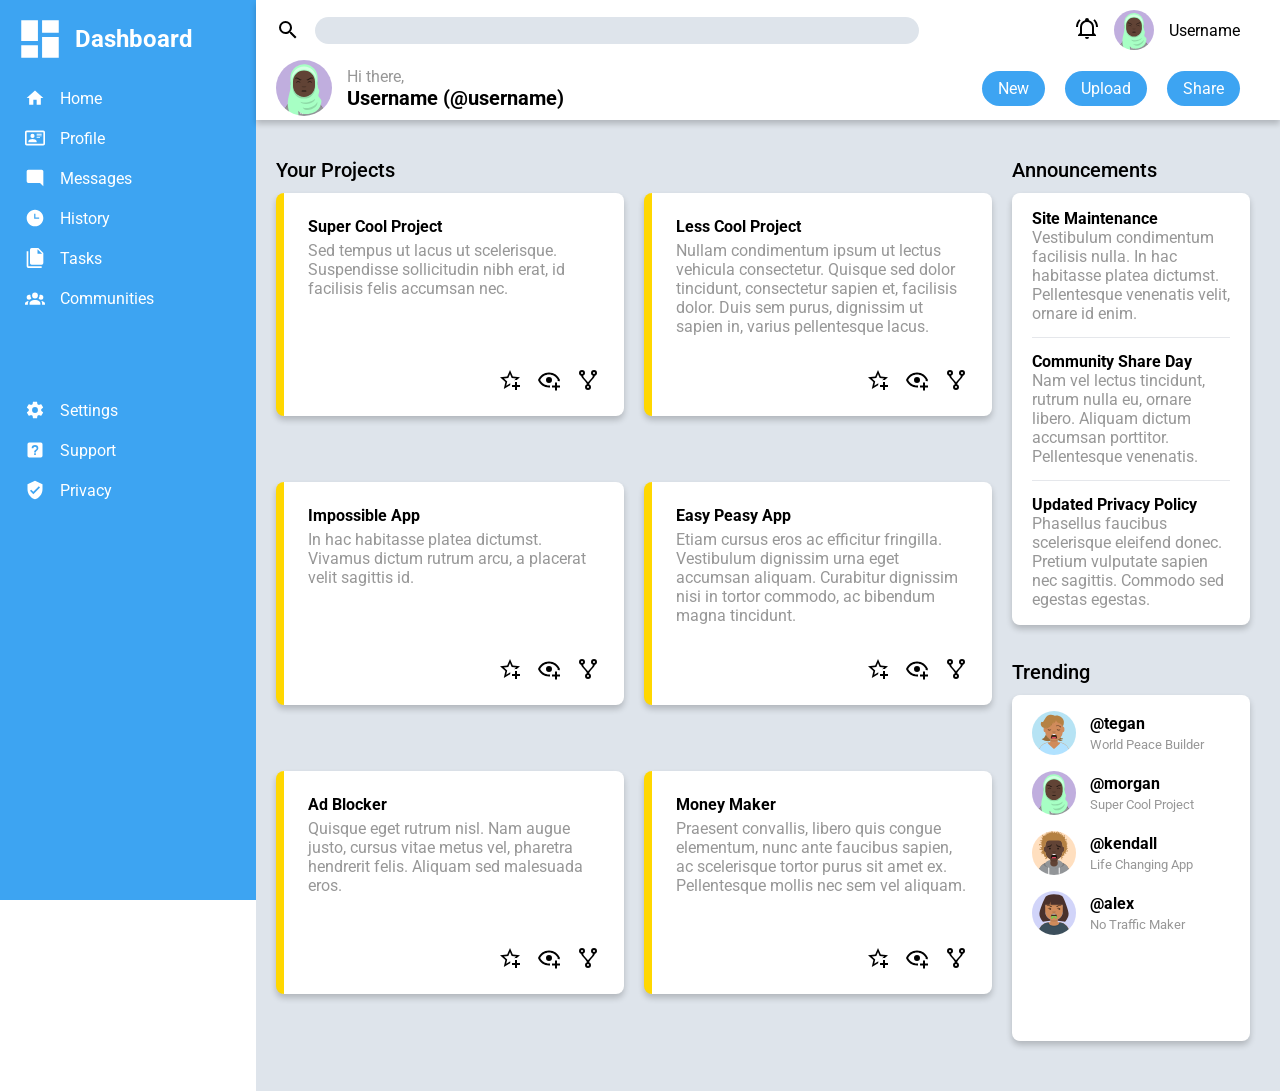
<file: admin_dashboard/index.html>
<!DOCTYPE html>
<html lang="en">
<head>
  <meta charset="UTF-8">
  <meta name="viewport" content="width=device-width, initial-scale=1.0">
  <link rel="preconnect" href="https://fonts.googleapis.com">
  <link rel="preconnect" href="https://fonts.gstatic.com" crossorigin>
  <link href="https://fonts.googleapis.com/css2?family=Roboto:ital,wght@0,400;0,500;0,700;1,400&display=swap" rel="stylesheet">
  <link rel="stylesheet" href="styles.css">
  <title>Admin Dashboard</title>
</head>
<body>
  <section class="sidebar" aria-labelledby="dashboard">
    <a href="home" class="dashboard-header-link">
      <img class="dashboard-logo" src="images/icons/view-dashboard.svg" alt="Dashboard">
      <h2 class="dashboard-header">Dashboard</h2>
    </a>
    <nav class="internal-links">
      <ul class="sidebar-links internal">
        <li><a href="#"><img src="images/icons/home.svg" alt="" class="sidebar-nav-icon"> Home</a></li>
        <li><a href="#"><img src="images/icons/card-account-details-outline.svg" alt="" class="sidebar-nav-icon"> Profile</a></li>
        <li><a href="#"><img src="images/icons/message-reply.svg" alt="" class="sidebar-nav-icon"> Messages</a></li>
        <li><a href="#"><img src="images/icons/clock-time-three.svg" alt="" class="sidebar-nav-icon"> History</a></li>
        <li><a href="#"><img src="images/icons/file-multiple.svg" alt="" class="sidebar-nav-icon"> Tasks</a></li>
        <li><a href="#"><img src="images/icons/account-group.svg" alt="" class="sidebar-nav-icon"> Communities</a></li>
      </ul>
    </nav>
    <nav class="support-links">
      <ul class="sidebar-links support">
        <li><a href="#"><img src="images/icons/cog.svg" alt="" class="sidebar-nav-icon"> Settings</a></li>
        <li><a href="#"><img src="images/icons/help-box.svg" alt="" class="sidebar-nav-icon"> Support</a></li>
        <li><a href="#"><img src="images/icons/shield-check.svg" alt="" class="sidebar-nav-icon"> Privacy</a></li>
      </ul>
    </nav>
  </section>

  <header>
    <div class="header-top">
      <div class="search-bar">
        <button class="search"><img src="images/icons/magnify.svg" alt="search button"></button>
        <input type="text">
      </div>
      <ul class="profile-links">
        <li><button><img src="images/icons/bell-ring-outline.svg" alt="show notifications"></button></li>
        <li><a href="#"><img class="header-profile-avatar" src="images/avatars/morgan.svg" alt=""></a></li>
        <li><a href="#">Username</a></li>
      </ul>
    </div>
    <div class="header-bottom">
      <div class="user-container">
        <img src="images/avatars/morgan.svg" alt="" class="lower-profile-picture">
        <div>
          <p>Hi there,</p>
          <h1>Username (@username)</h1>
        </div>
        
      </div>
      <nav class="action-links-container">
        <ul class="action-links">
          <li><a href="#" class="action-link">New</a></li>
          <li><a href="#" class="action-link">Upload</a></li>
          <li><a href="#" class="action-link">Share</a></li>
        </ul>
      </nav>
    </div>
  </header>

  <main>
    <section class="projects">
      <h2>Your Projects</h2>
      <article class="project">
        <div class="project-container">
          <h3 class="project-header">Super Cool Project</h3>
          <p class="project-body">Sed tempus ut lacus ut scelerisque. Suspendisse sollicitudin nibh erat, id facilisis felis accumsan nec.</p>
        </div>
        <div class="project-actions">
          <img src="images/icons/star-plus-outline.svg" alt="star" class="project-action-icon">
          <img src="images/icons/eye-plus-outline.svg" alt="watch" class="project-action-icon">
          <img src="images/icons/source-fork.svg" alt="share" class="project-action-icon">
        </div>
      </article>
      <article class="project">
        <div class="project-container">
          <h3 class="project-header">Less Cool Project</h3>
          <p class="project-body">Nullam condimentum ipsum ut lectus vehicula consectetur. Quisque sed dolor tincidunt, consectetur sapien et, facilisis dolor. Duis sem purus, dignissim ut sapien in, varius pellentesque lacus.</p>
        </div>
        <div class="project-actions">
          <img src="images/icons/star-plus-outline.svg" alt="star" class="project-action-icon">
          <img src="images/icons/eye-plus-outline.svg" alt="watch" class="project-action-icon">
          <img src="images/icons/source-fork.svg" alt="share" class="project-action-icon">
        </div>
      </article>
      <article class="project">
        <div class="project-container">
          <h3 class="project-header">Impossible App</h3>
          <p class="project-body">In hac habitasse platea dictumst. Vivamus dictum rutrum arcu, a placerat velit sagittis id.</p>
        </div>
        <div class="project-actions">
          <img src="images/icons/star-plus-outline.svg" alt="star" class="project-action-icon">
          <img src="images/icons/eye-plus-outline.svg" alt="watch" class="project-action-icon">
          <img src="images/icons/source-fork.svg" alt="share" class="project-action-icon">
        </div>
      </article>
      <article class="project">
        <div class="project-container">
          <h3 class="project-header">Easy Peasy App</h3>
          <p class="project-body">Etiam cursus eros ac efficitur fringilla. Vestibulum dignissim urna eget accumsan aliquam. Curabitur dignissim nisi in tortor commodo, ac bibendum magna tincidunt.</p>
        </div>
        <div class="project-actions">
          <img src="images/icons/star-plus-outline.svg" alt="star" class="project-action-icon">
          <img src="images/icons/eye-plus-outline.svg" alt="watch" class="project-action-icon">
          <img src="images/icons/source-fork.svg" alt="share" class="project-action-icon">
        </div>
      </article>
      <article class="project">
        <div class="project-container">
          <h3 class="project-header">Ad Blocker</h3>
          <p class="project-body">Quisque eget rutrum nisl. Nam augue justo, cursus vitae metus vel, pharetra hendrerit felis. Aliquam sed malesuada eros.</p>
        </div>
        <div class="project-actions">
          <img src="images/icons/star-plus-outline.svg" alt="star" class="project-action-icon">
          <img src="images/icons/eye-plus-outline.svg" alt="watch" class="project-action-icon">
          <img src="images/icons/source-fork.svg" alt="share" class="project-action-icon">
        </div>
      </article>
      <article class="project">
        <div class="project-container">
          <h3 class="project-header">Money Maker</h3>
          <p class="project-body">Praesent convallis, libero quis congue elementum, nunc ante faucibus sapien, ac scelerisque tortor purus sit amet ex. Pellentesque mollis nec sem vel aliquam.</p>
        </div>
        <div class="project-actions">
          <img src="images/icons/star-plus-outline.svg" alt="star" class="project-action-icon">
          <img src="images/icons/eye-plus-outline.svg" alt="watch" class="project-action-icon">
          <img src="images/icons/source-fork.svg" alt="share" class="project-action-icon">
        </div>
      </article>
    </section>

    <aside class="right-sidebar">
      <h2 class="announcements-header" id="announcements-heading">Announcements</h2>
      <section class="right-sidebar-card" id="announcements" aria-labelledby="announcements-heading">
        <section>
          <h3>Site Maintenance</h3>
          <p>Vestibulum condimentum facilisis nulla. In hac habitasse platea dictumst. Pellentesque venenatis velit, ornare id enim.</p>
        </section>
        <section>
          <h3>Community Share Day</h3>
          <p>Nam vel lectus tincidunt, rutrum nulla eu, ornare libero. Aliquam dictum accumsan porttitor. Pellentesque venenatis.</p>
        </section>
        <section>
          <h3>Updated Privacy Policy</h3>
          <p>Phasellus faucibus scelerisque eleifend donec. Pretium vulputate sapien nec sagittis. Commodo sed egestas egestas.</p>
        </section>
      </section>
      <h2 class="trending-header" id="trending-heading">Trending</h2>
      <section class="right-sidebar-card" id="trending" aria-labelledby="trending-heading">
        <div class="trending-item">
          <img src="images/avatars/tegan.svg" alt="">
          <div class="trending-item-text">
            <h3>@tegan</h3>
            <a href="#">World Peace Builder</a>
          </div>
        </div>
        <div class="trending-item">
          <img src="images/avatars/morgan.svg" alt="">
          <div class="trending-item-text">
            <h3>@morgan</h3>
            <a href="#">Super Cool Project</a>
          </div>
        </div>
        <div class="trending-item">
          <img src="images/avatars/kendall.svg" alt="">
          <div class="trending-item-text">
            <h3>@kendall</h3>
            <a href="#">Life Changing App</a>
          </div>
        </div>
        <div class="trending-item">
          <img src="images/avatars/alex.svg" alt="">
          <div class="trending-item-text">
            <h3>@alex</h3>
            <a href="#">No Traffic Maker</a>
          </div>
        </div>
      </section>
    </aside>
  </main>
</body>
</html>
</file>
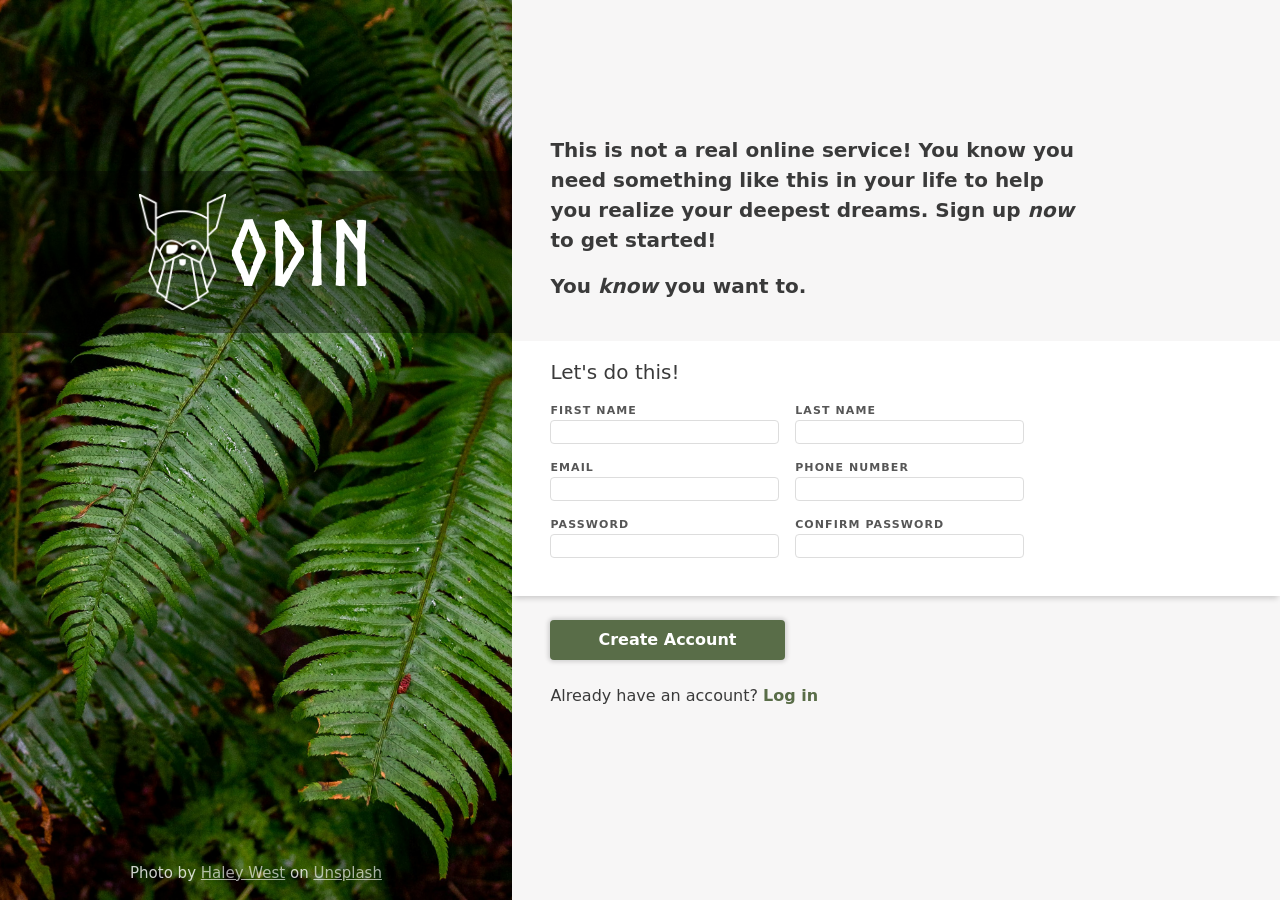
<file: sign_up_form/index.html>
<!DOCTYPE html>
<html lang="en">
<head>
  <meta charset="UTF-8">
  <meta name="viewport" content="width=device-width, initial-scale=1.0">
  <link rel="stylesheet" href="styles.css">
  <title>Sign Up Form</title>
</head>
<body>
  <section class="left" aria-label="odin-logo">
    <div class="logo-container">
      <img src="images/odin-logo.png" alt="Odin Logo" class="logo">
      Odin
    </div> 
    <p class="photo-credit">Photo by <a href="https://unsplash.com/@haliewestphoto">Haley West</a> on <a href="https://unsplash.com/">Unsplash</a></p>
  </section>
  <section class="right">
    <div class="intro-text">
      <p>This is not a real online service! You know you need something like this in your life to help you realize your deepest dreams. Sign up <em>now</em> to get started!</p>
      <p>You <em>know</em> you want to.</p>
    </div>
    <form action="some/place" method="post">
      <h2>Let's do this!</h2>
      <fieldset>
       <div class="inputs" id="first-name">
        <label for="first_name">FIRST NAME</label>
        <input type="text" id="first_name" name="first_name" required>
       </div>
       <div class="inputs" id="last-name">
        <label for="last_name">LAST NAME</label>
        <input type="text" id="last_name" name="last_name" required>
       </div>
       <div class="inputs" id="email">
        <label for="user_email">EMAIL</label>
        <input type="email" id="user_email" name="email" required>
       </div>
       <div class="inputs" id="phone-number">
        <label for="phone_number">PHONE NUMBER</label>
        <input type="tel" id="phone_number" name="phone_number" required>
       </div>
       <div class="inputs" id="password">
        <label for="user_password">PASSWORD</label>
        <input type="password" id="user_password" name="password" minlength="8" maxlength="30" required>
       </div>
       <div class="inputs" id="confirm-password">
        <label for="confirm_user_password">CONFIRM PASSWORD</label>
        <input type="password" id="confirm_user_password" name="confirm_password" minlength="8" maxlength="30" required>
       </div>
      </fieldset>
      <div class="sign-in-links">
        <button class="create-account">Create Account</button>
        <p class="account-exists">Already have an account? <a href="some_link" id="log-in">Log in</a></p>
      </div>
    </form>
  </section>
</body>
</html>
</file>
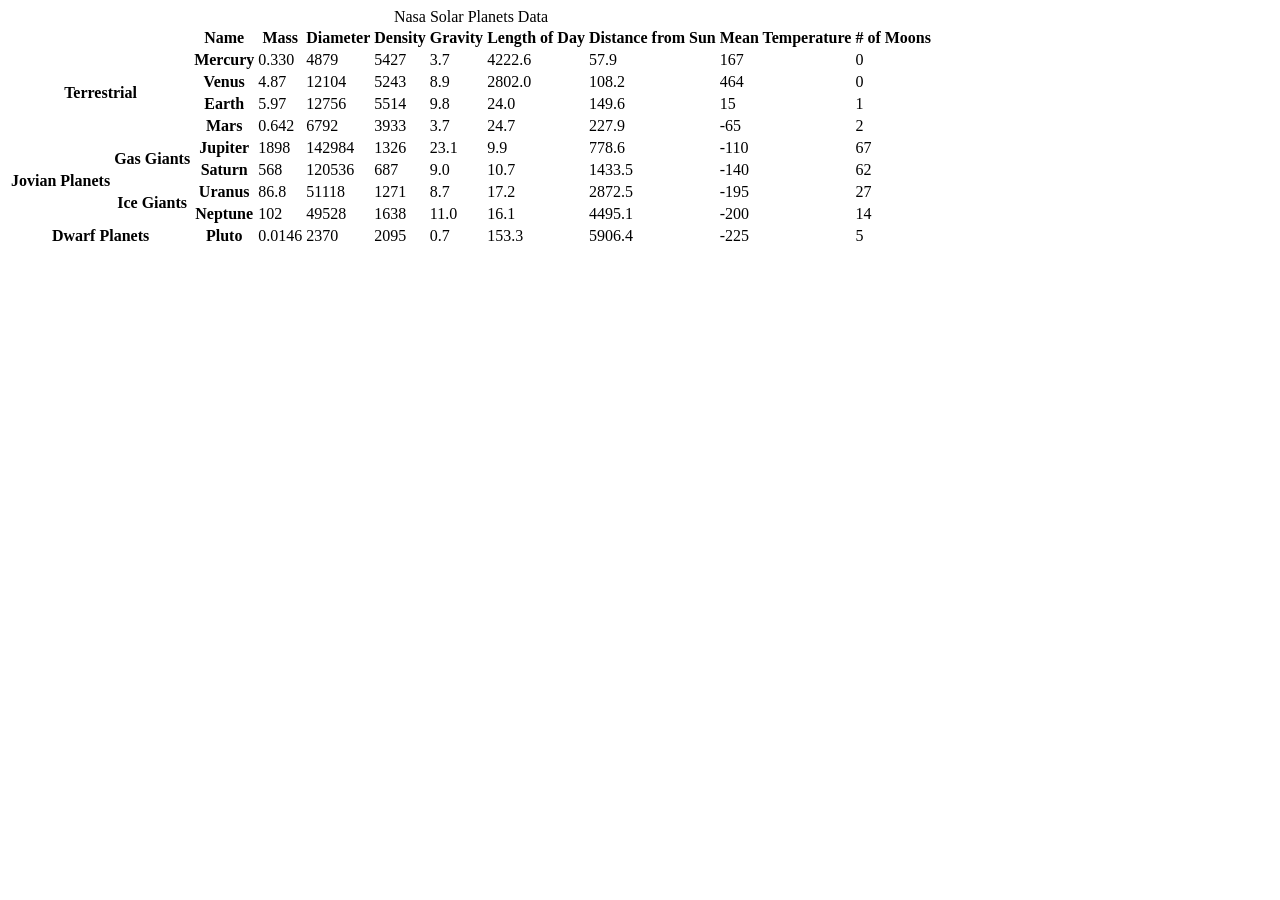
<file: tables_assessment.html>
<!DOCTYPE html>
<html lang="en">
<head>
  <meta charset="UTF-8">
  <meta name="viewport" content="width=device-width, initial-scale=1.0">
  <link rel="stylesheet" href="styles.css">
  <title>Document</title>
</head>
<body>
  <table>
    <caption>Nasa Solar Planets Data</caption>
    <colgroup>
      <col span="2" />
      <col class="column-border" />
    </colgroup>
    <thead>
      <tr>
        <th colspan="2"></th>
        <th scope="col">Name</th>
        <th scope="col">Mass</th>
        <th scope="col">Diameter</th>
        <th scope="col">Density</th>
        <th scope="col">Gravity</th>
        <th scope="col">Length of Day</th>
        <th scope="col">Distance from Sun</th>
        <th scope="col">Mean Temperature</th>
        <th scope="col"># of Moons</th>
      </tr>
    </thead>
    <tbody>
      <tr>
        <th rowspan="4" colspan="2" scope="rowgroup">Terrestrial</th>
        <th scope="row">Mercury</th>
        <td>0.330</td>
        <td>4879</td>
        <td>5427</td>
        <td>3.7</td>
        <td>4222.6</td>
        <td>57.9</td>
        <td>167</td>
        <td class="moons">0</td>
      </tr>
      <tr>
        <th scope="row">Venus</th>
        <td>4.87</td>
        <td>12104</td>
        <td>5243</td>
        <td>8.9</td>
        <td>2802.0</td>
        <td>108.2</td>
        <td>464</td>
        <td class="moons">0</td>
      </tr>
      <tr>
        <th scope="row">Earth</th>
        <td>5.97</td>
        <td>12756</td>
        <td>5514</td>
        <td>9.8</td>
        <td>24.0</td>
        <td>149.6</td>
        <td>15</td>
        <td class="moons">1</td>
      </tr>
      <tr>
        <th scope="row">Mars</th>
        <td>0.642</td>
        <td>6792</td>
        <td>3933</td>
        <td>3.7</td>
        <td>24.7</td>
        <td>227.9</td>
        <td>-65</td>
        <td class="moons">2</td>
      </tr>
      <tr>
        <th rowspan="4" scope="rowgroup">Jovian Planets</th>
        <th rowspan="2" scope="rowgroup">Gas Giants</th>
        <th scope="row">Jupiter</th>
        <td>1898</td>
        <td>142984</td>
        <td>1326</td>
        <td>23.1</td>
        <td>9.9</td>
        <td>778.6</td>
        <td>-110</td>
        <td class="moons">67</td>
      </tr>
      <tr>
        <th scope="row">Saturn</th>
        <td>568</td>
        <td>120536</td>
        <td>687</td>
        <td>9.0</td>
        <td>10.7</td>
        <td>1433.5</td>
        <td>-140</td>
        <td class="moons">62</td>
      </tr>
      <tr>
        <th rowspan="2" scope="rowgroup">Ice Giants</th>
        <th scope="row">Uranus</th>
        <td>86.8</td>
        <td>51118</td>
        <td>1271</td>
        <td>8.7</td>
        <td>17.2</td>
        <td>2872.5</td>
        <td>-195</td>
        <td class="moons">27</td>
      </tr>
      <tr>
        <th scope="row">Neptune</th>
        <td>102</td>
        <td>49528</td>
        <td>1638</td>
        <td>11.0</td>
        <td>16.1</td>
        <td>4495.1</td>
        <td>-200</td>
        <td class="moons">14</td>
      </tr>
      <tr>
        <th colspan="2" scope="row">Dwarf Planets</th>
        <th scope="row">Pluto</th>
        <td>0.0146</td>
        <td>2370</td>
        <td>2095</td>
        <td>0.7</td>
        <td>153.3</td>
        <td>5906.4</td>
        <td>-225</td>
        <td class="moons">5</td>
      </tr>
    </tbody>
    <!-- <tfoot>
      <tr>
        <th colspan="3" scope="row">Total Moons</th>
        <td colspan="7">Sum:</td>
        <td class="moon-total"></td>
      </tr>
    </tfoot> -->
  </table>

  <!-- <script>
    const cells = document.querySelectorAll('.moons');
    let total = 0;
    cells.forEach(cell => total += Number(cell.textContent));
    document.querySelector('.moon-total').textContent = total;
  </script> -->
</body>
</html>
</file>
<file: admin_dashboard/styles.css>
body {
  display: grid;
  grid-template-columns: minmax(230px, 1fr) minmax(0, 4fr);
  grid-template-rows: 120px 1fr;
  font-family: 'Roboto', sans-serif;
  margin: 0;
  min-height: 100vh;
}

ul {
  list-style: none;
  padding: 0;
  margin: 0;
}

a {
  text-decoration: none;
  color: inherit;
}

button {
  background: none;
  border: none;
  padding: 0;
  cursor: pointer;
}

.sidebar {
  display: grid;
  grid-template-rows: 3rem 3fr 5fr;
  background-color: rgb(61, 164, 242);
  grid-row: 1 / 3;
  color: white;
  padding: 15px;
  gap: 15px;
  position: sticky;
  top: 0;
  align-self: start;
  height: 100vh;
  max-height: 100vh;
  box-sizing: border-box;
  overflow-y: auto;
}

.dashboard-header-link {
  display: flex;
  align-items: center;
  gap: 10px;
}

.sidebar img {
  filter: invert(1);
}

.dashboard-logo {
  max-height: 50px;
  margin: 0;
  padding: 0;
}

.sidebar-links {
  min-height: 100%;
}

.sidebar li a {
  display: flex;
  align-items: center;
  padding: 10px 0 10px 10px;
  gap: 15px;
}

.sidebar-nav-icon {
  height: 20px;
}

header {
  box-shadow: 0 4px 6px rgba(0, 0, 0, 0.2);
  background-color: white;
  z-index: 1;
  position: relative;
  display: grid;
  gap: 10px;
  grid-template-rows: 2fr 3fr;
  padding: 10px 40px 10px 20px;
  min-width: 0;
}

.header-top,
.header-bottom {
  display: flex;
  align-items: center;
  justify-content: space-between;
  gap: 15px;
  min-width: 0;
}

.profile-links {
  display: flex;
  align-items: center;
  justify-content: space-between;
  gap: 15px;
  flex-shrink: 0;
}

.search-bar {
  display: flex;
  align-items: center;
  gap: 15px;
  flex: 1;
  min-width: 0;
}

header img {
  width: 24px;
  height: 24px;
  display: block;
}

.header-profile-avatar {
  width: 40px;
  height: 40px;
  border-radius: 50%;
  object-fit: cover;
}

input {
  min-width: 0;
  width: 100%;
  max-width: min(600px, 100%);
  flex: 1;
  min-height: 25px;
  border-radius: 16px;
  background-color: #dee4eb;
  border: none;
  outline: none;
}

.user-container, 
.action-links {
  display: flex;
  align-items: center;
}

.user-container {
  gap: 15px;
}

.lower-profile-picture {
  width: 56px;
  height: 56px;
  min-height: 56px;
  min-width: 56px;
  border-radius: 50%;
  object-fit: cover;
}

p {
 margin: 0;
}

h1 {
  font-size: 20px;
  margin: 0;
}

.action-links {
  gap: 20px;
}

.action-link {
  display: inline-block;
  background-color: rgb(61, 164, 242);
  color: white;
  padding: 0.5rem 1rem;
  border-radius: 20px;
  font-size: 16px;
}

main {
  background-color: #dee4eb;
  display: grid;
  grid-template-columns: minmax(0, 3fr) minmax(0, 1fr);
  padding: 38px 30px 50px 20px;
  gap: 20px;
  min-width: 0;
}

.projects {
  display: grid;
  grid-template-columns: minmax(0, 1fr) minmax(0, 1fr);
  grid-template-rows: auto repeat(3, 5fr);
  gap: 20px;
  min-width: 0;
}

.projects h2 {
  grid-column: 1 / 3;
}

aside h2 {
  grid-column: 1 / -1;
}

.projects h2,
aside h2 {
  font-size: 20px;
  font-weight: 500;
  line-height: 1.25;
  margin: 0;
  margin-bottom: calc(10px - 20px);
}

aside h2.trending-header {
  margin-top: 15px;
}

.project,
.right-sidebar-card {
  background-color: white;
  border-radius: 8px;
  box-shadow: 0 4px 6px rgba(0, 0, 0, 0.2);
}

.right-sidebar-card {
  padding: 16px 20px;
  box-sizing: border-box;
}

#announcements > section:not(:last-child) {
  border-bottom: 1px solid #e5e7eb;
  margin-bottom: 14px;
  padding-bottom: 14px;
}

.trending-item {
  display: flex;
  align-items: center;
  gap: 14px;
}

.trending-item img {
  width: 44px;
  height: 44px;
  border-radius: 50%;
  object-fit: cover;
  flex-shrink: 0;
}

.trending-item-text {
  display: flex;
  flex-direction: column;
  gap: 4px;
  min-width: 0;
}

.trending-item-text a {
  font-size: 13px;
  color: rgb(151, 151, 151);
}

#trending.right-sidebar-card {
  display: flex;
  flex-direction: column;
  gap: 16px;
}

.project {
  border-left: 8px solid gold;
  aspect-ratio: 5 / 3;
  padding: 24px;
  display: flex;
  flex-direction: column;
  justify-content: space-between;
}

.project-container {
  display: grid;
  gap: 5px;
}

h3 {
  font-size: 16px;
  margin: 0;
}

.project-header {
  display: flex;
  align-items: flex-end;
}

p {
  font-size: 16px;
  color: rgb(151, 151, 151);
}

.project-actions {
  display: flex;
  justify-content: right;
  gap: 15px;
}

.project-action-icon {
  height: 24px;
  width: 24px;
}

aside {
  display: grid;
  grid-template-rows: auto 5fr auto 4fr;
  grid-template-columns: minmax(0, 1fr);
  gap: 20px;
  min-width: 0;
}
</file>
<file: sign_up_form/styles.css>
* {
  margin: 0;
  padding: 0;
  box-sizing: border-box;
  color: #3a3a3a;
  font-weight: 600;
}

body {
  font-family: system-ui, "Segoe UI", Roboto, Helvetica, Arial, sans-serif;
  line-height: 1.5;
  display: flex;
  min-height: 100vh;
}

@font-face {
  font-family: norse;
  src: url(fonts/Norsebold.otf);
  font-weight: 700;
}

input, button, textarea, select {
  font: inherit;
}

img {
  display: block;
  max-inline-size: 100%;
}

section {
  min-height: 100vh;
}

.left {
  flex: 2;
  display: flex;
  flex-direction: column;
  align-items: center;
  background-image: url('images/halie-west-25xggax4bSA-unsplash.jpg');
  background-size: cover;
  background-position: 70% center;  
  background-repeat: no-repeat;
}

.logo-container {
  margin-top: 19vh;
  margin-bottom: auto;
  background-color: rgba(0, 0, 0, 0.4);
  font-family: norse;
  font-size: 10vh;
  letter-spacing: 0.1rem;
  color: white;
  min-height: 18vh;
  min-width: 100%;
  display: flex;
  gap: 4px;
  justify-content: center;
  align-items: center;
}

.logo {
  max-height: 13vh;
}

.photo-credit,
.photo-credit a {
  font-size: 15px;
  color: white;
  font-weight: 400;
  opacity: 0.8;
}

.photo-credit {
  padding: 1rem;
}

.right {
  padding-top: 15vh;
  flex: 3;
  background-color: #f7f6f6
}

h2, .intro-text {
  font-size: 20px;
  font-weight: 500;
}

.intro-text {
  margin-right: 15vw;
  padding-left: 3vw;
}

.intro-text :first-child {
  padding-bottom: 1rem;
}

.intro-text :last-child {
  padding-bottom: 2.5rem;
}

h2, fieldset {
  padding-left: 3vw;
  background-color: white;
}

h2 {
  padding-top: 1rem;
  padding-bottom: 1rem;
}

fieldset {
  display: grid;
  grid-template-columns: 1fr 1fr;
  gap: 1rem;
  border: none;
  padding-right: 20vw;
  padding-bottom: 3vw;
  box-shadow: 0 4px 6px -2px rgba(0, 0, 0, 0.2);
}

.inputs {
  display: flex;
  flex-direction: column;
  max-width: 250px;
}

label {
  color: #565656;
  font-size: 11px;
  font-weight: 600;
  letter-spacing: 0.1em;
}

input {
  border: 1px solid #dddddd;
  border-radius: 4px;
  padding-left: 0.5rem;
  color: #585858;
  font-size: 15px;
}

input[type="password"]:user-invalid {
  border-color: #ef4444;
}

input:hover {
  outline: none;
  border: 1px solid blue;
  box-shadow: 0 0 4px 2px rgba(0, 0, 0, 0.15);
}

.sign-in-links {
  padding-left: 3vw;
}

button {
  margin-top: 1.5rem;
  margin-bottom: 1.5rem;
  border: none;
  background-color: #596D48;
  color: white;
  padding: 0.5rem 3rem;
  border-radius: 4px;
  box-shadow: 0 0 4px 2px rgba(0, 0, 0, 0.15);

}


.sign-in-links p {
  font-weight: 500;
}

#log-in {
  text-decoration: none;
  color: #596D48;
}
</file>
<file: styles.css>
.grid-container {
  resize: both;
  overflow: auto;
  display: grid;
  gap: 4px;
  padding: 4px;
  border: 1px solid grey;
  background-color: skyblue;
  grid-template-rows: repeat(2, 1fr);
  grid-template-columns: repeat(auto-fit, minmax(150px, 1fr));
}

.grid-item {
  background-color: #444;
  text-align: center;
  color: #ddd;
  font-family: sans-serif;
  font-size: 1.5rem;
  padding: 12px;
}

p {
  margin: 12px auto 24px;
}

img {
  height: 60px;
}
</file>
